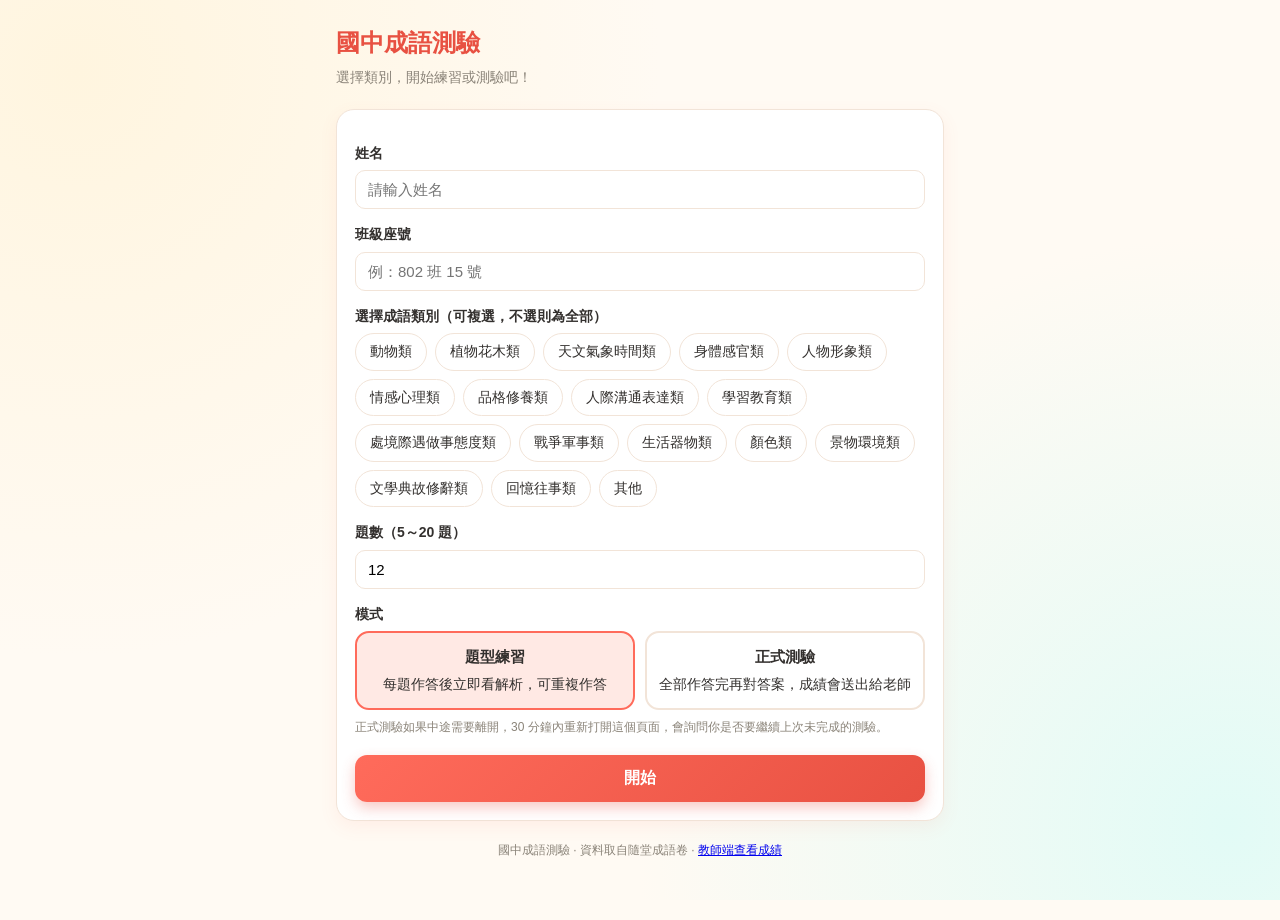
<file: index.html>
<!DOCTYPE html>
<html lang="zh-Hant">
<head>
  <meta charset="utf-8">
  <meta name="viewport" content="width=device-width, initial-scale=1">
  <title>國中成語測驗</title>
  <link rel="stylesheet" href="style.css">
</head>
<body>
<div class="wrap">
  <h1>國中成語測驗</h1>
  <div class="sub">選擇類別，開始練習或測驗吧！</div>

  <!-- ========== 開始畫面 ========== -->
  <div id="screen-start" class="card">
    <div class="banner" id="classroom-banner" style="display:none;">🎯 老師安排的課堂小測驗，全班會拿到同一份題目，輸入姓名和班級座號就可以開始囉！</div>
    <label>姓名</label>
    <input type="text" id="in-name" placeholder="請輸入姓名">
    <label>班級座號</label>
    <input type="text" id="in-class" placeholder="例：802 班 15 號">

    <div id="normal-options-block">
      <label>選擇成語類別（可複選，不選則為全部）</label>
      <div class="chip-group" id="category-chips"></div>

      <label>題數（5～20 題）</label>
      <input type="number" id="in-count" min="5" max="20" value="12">

      <label>模式</label>
      <div class="mode-group">
        <div class="mode-card selected" data-mode="practice" id="mode-practice">
          <b>題型練習</b>每題作答後立即看解析，可重複作答
        </div>
        <div class="mode-card" data-mode="test" id="mode-test">
          <b>正式測驗</b>全部作答完再對答案，成績會送出給老師
        </div>
      </div>

      <div class="sub-panel" id="test-options" style="display:none">
        <label style="margin-top:0;">正式測驗計時方式</label>
        <div class="mode-group">
          <div class="mode-card selected" id="timer-off">
            <b>不計時</b>可以慢慢想
          </div>
          <div class="mode-card" id="timer-on">
            <b>計時模式</b>每題有炸彈倒數
          </div>
        </div>
        <div id="timer-seconds-group" style="display:none;">
          <label>每題倒數秒數</label>
          <div class="chip-group" id="timer-seconds-chips">
            <div class="chip" data-sec="15">15 秒</div>
            <div class="chip selected" data-sec="20">20 秒</div>
            <div class="chip" data-sec="25">25 秒</div>
            <div class="chip" data-sec="30">30 秒</div>
          </div>
        </div>
      </div>

      <div class="footer-note" style="margin-top:8px;text-align:left;">
        正式測驗如果中途需要離開，30 分鐘內重新打開這個頁面，會詢問你是否要繼續上次未完成的測驗。
      </div>
    </div>

    <button class="primary" id="btn-start">開始</button>
  </div>

  <!-- ========== 未完成測驗提示畫面 ========== -->
  <div id="screen-resume" class="card" style="display:none">
    <h2>發現尚未完成的正式測驗</h2>
    <div class="sub" id="resume-info"></div>
    <button class="primary" id="btn-resume">繼續上次的測驗</button>
    <button class="secondary" id="btn-discard" style="width:100%;margin-top:10px;">放棄，重新開始</button>
  </div>

  <!-- ========== 測驗畫面 ========== -->
  <div id="screen-quiz" class="card" style="display:none">
    <div class="progress" id="quiz-progress"></div>
    <div class="bar"><div id="quiz-bar" style="width:0%"></div></div>
    <div class="timer-box" id="timer-box">💣 <span id="timer-seconds-left">0</span> 秒</div>
    <div class="stem-label" id="quiz-stem-label"></div>
    <div class="stem" id="quiz-stem"></div>
    <div id="quiz-options"></div>
    <div class="select-note" id="select-note"></div>
    <button class="ghost" id="btn-hint">💡 提示</button>
    <div class="hint-box" id="hint-box"></div>
    <div class="feedback" id="quiz-feedback"></div>
    <div class="actions">
      <button class="ghost" id="btn-home" style="display:none">🏠 回首頁</button>
      <button class="ghost" id="btn-save-exit" style="display:none">💾 暫存並離開</button>
      <button class="secondary" id="btn-next" style="display:none">下一題</button>
    </div>
  </div>

  <!-- ========== 送出前檢查畫面 ========== -->
  <div id="screen-review" class="card" style="display:none">
    <h2>送出前，再檢查一次你的答案</h2>
    <div class="sub">這時候還看不到對錯，確認沒問題後再按「確認送出」。送出後就無法再修改。</div>
    <div id="review-list"></div>
    <div class="actions" style="justify-content:space-between;">
      <button class="ghost" id="btn-save-exit-review">💾 暫存並離開</button>
      <button class="primary" id="btn-confirm-submit" style="width:auto;margin-top:0;">確認送出</button>
    </div>
  </div>

  <!-- ========== 已暫存畫面 ========== -->
  <div id="screen-saved" class="card" style="display:none">
    <h2>已暫存進度</h2>
    <div class="sub" id="saved-info"></div>
    <div class="banner">30 分鐘內用同一個網址、同一台裝置重新打開，就會問你要不要繼續測驗。現在可以放心關閉分頁。</div>
    <button class="primary" id="btn-saved-ok">回到開始畫面</button>
  </div>

  <!-- ========== 結果畫面 ========== -->
  <div id="screen-result" class="card" style="display:none">
    <div class="banner" id="result-banner"></div>
    <div class="score-big" id="result-score"></div>
    <div class="score-sub" id="result-sub"></div>
    <div id="result-list"></div>
    <button class="primary" id="btn-restart">重新選擇，再測一次</button>
  </div>

  <div class="footer-note">
    國中成語測驗 · 資料取自隨堂成語卷 ·
    <a href="teacher.html">教師端查看成績</a>
  </div>
</div>

<script src="config.js"></script>
<script src="data.js"></script>
<script src="quiz.js"></script>
<script src="submit.js"></script>
<script>
// ============ UI 狀態 ============
var state = {
  name: '', classSeat: '', categories: [], count: 12, mode: 'practice',
  questions: [], current: 0, answers: [], correctCount: 0,
  currentChosen: -1, currentAttempts: 0, locked: false,
  timedMode: false, timerSeconds: 20, reviewEditMode: false
};
var MAX_ATTEMPTS = 3; // 第一次選擇 + 最多重新選擇 2 次
var LETTERS = ['A', 'B', 'C', 'D'];
var PROGRESS_KEY = 'idiomTestProgress_v1';
var PROGRESS_TTL_MS = 30 * 60 * 1000; // 30 分鐘
var timerInterval = null;
var timerRemaining = 0;

function clearTimerInterval() {
  if (timerInterval) { clearInterval(timerInterval); timerInterval = null; }
}

// ============ 課堂模式：從網址參數快速開始（全班同一份題目） ============
var CLASSROOM = (function () {
  var qp = new URLSearchParams(location.search);
  var seed = qp.get('seed');
  if (!seed) return null;
  var catsRaw = qp.get('cats');
  return {
    seed: seed,
    categories: catsRaw ? decodeURIComponent(catsRaw).split(',').filter(Boolean) : [],
    count: Math.max(5, Math.min(20, parseInt(qp.get('count'), 10) || 10))
  };
})();

// ============ 慶祝彩帶效果（練習模式答對時） ============
function launchConfetti() {
  var colors = ['#ff6b5b', '#2ec4b6', '#ffc145', '#e85142', '#16a893'];
  for (var i = 0; i < 22; i++) {
    var el = document.createElement('div');
    el.className = 'confetti-piece';
    el.style.left = (Math.random() * 100) + 'vw';
    el.style.background = colors[Math.floor(Math.random() * colors.length)];
    el.style.animationDuration = (0.9 + Math.random() * 0.7) + 's';
    el.style.transform = 'rotate(' + Math.floor(Math.random() * 360) + 'deg)';
    document.body.appendChild(el);
    (function (node) { setTimeout(function () { if (node.parentNode) node.parentNode.removeChild(node); }, 1800); })(el);
  }
}

// ============ 正式測驗暫存（30 分鐘內可續測） ============
function saveTestProgress() {
  if (state.mode !== 'test') return;
  try {
    var payload = {
      savedAt: Date.now(),
      name: state.name,
      classSeat: state.classSeat,
      categories: state.categories,
      count: state.count,
      questions: state.questions,
      current: state.current,
      answers: state.answers,
      timedMode: state.timedMode,
      timerSeconds: state.timerSeconds
    };
    localStorage.setItem(PROGRESS_KEY, JSON.stringify(payload));
  } catch (e) { /* localStorage 不可用時直接忽略，不影響測驗進行 */ }
}

function loadTestProgress() {
  try {
    var raw = localStorage.getItem(PROGRESS_KEY);
    if (!raw) return null;
    var data = JSON.parse(raw);
    if (!data || !data.savedAt || !data.questions || !data.questions.length) return null;
    if (Date.now() - data.savedAt > PROGRESS_TTL_MS) {
      clearTestProgress();
      return null;
    }
    if (data.current > data.questions.length) return null;
    return data; // current === questions.length 代表已答完、等待送出前檢查
  } catch (e) {
    return null;
  }
}

function clearTestProgress() {
  try { localStorage.removeItem(PROGRESS_KEY); } catch (e) {}
}

function checkResumeOnLoad() {
  var data = loadTestProgress();
  if (!data) return;
  document.getElementById('screen-start').style.display = 'none';
  document.getElementById('screen-resume').style.display = 'block';
  var minsAgo = Math.max(1, Math.round((Date.now() - data.savedAt) / 60000));
  var atReview = data.current >= data.questions.length;
  document.getElementById('resume-info').textContent =
    '「' + data.name + '」有一份正式測驗還沒完成（' +
    (atReview ? '已作答完畢，尚未送出' : ('第 ' + (data.current + 1) + ' / ' + data.questions.length + ' 題')) +
    '，' + minsAgo + ' 分鐘前的紀錄）。如果不是你本人的測驗，請選擇放棄重新開始。';

  document.getElementById('btn-resume').onclick = function () {
    state.mode = 'test';
    state.name = data.name;
    state.classSeat = data.classSeat;
    state.categories = data.categories;
    state.count = data.count;
    state.questions = data.questions;
    state.current = data.current;
    state.answers = data.answers;
    state.timedMode = !!data.timedMode;
    state.timerSeconds = data.timerSeconds || 20;
    selectMode('test');
    document.getElementById('screen-resume').style.display = 'none';
    if (atReview) {
      if (state.timedMode) {
        showResult();
      } else {
        showReviewScreen();
      }
    } else {
      document.getElementById('screen-quiz').style.display = 'block';
      showQuestion();
    }
  };
  document.getElementById('btn-discard').onclick = function () {
    clearTestProgress();
    document.getElementById('screen-resume').style.display = 'none';
    document.getElementById('screen-start').style.display = 'block';
  };
}

function renderCategoryChips() {
  var box = document.getElementById('category-chips');
  CATEGORY_LIST.forEach(function (cat) {
    var chip = document.createElement('div');
    chip.className = 'chip';
    chip.textContent = cat;
    chip.onclick = function () { chip.classList.toggle('selected'); };
    box.appendChild(chip);
  });
}
renderCategoryChips();

if (CLASSROOM) {
  document.getElementById('normal-options-block').style.display = 'none';
  document.getElementById('classroom-banner').style.display = 'block';
}

document.getElementById('mode-practice').onclick = function () { selectMode('practice'); };
document.getElementById('mode-test').onclick = function () { selectMode('test'); };
function selectMode(mode) {
  state.mode = mode;
  document.getElementById('mode-practice').classList.toggle('selected', mode === 'practice');
  document.getElementById('mode-test').classList.toggle('selected', mode === 'test');
  document.getElementById('test-options').style.display = mode === 'test' ? 'block' : 'none';
}

document.getElementById('timer-off').onclick = function () { selectTimedMode(false); };
document.getElementById('timer-on').onclick = function () { selectTimedMode(true); };
function selectTimedMode(on) {
  state.timedMode = on;
  document.getElementById('timer-off').classList.toggle('selected', !on);
  document.getElementById('timer-on').classList.toggle('selected', on);
  document.getElementById('timer-seconds-group').style.display = on ? 'block' : 'none';
}
var timerSecChips = document.querySelectorAll('#timer-seconds-chips .chip');
Array.prototype.forEach.call(timerSecChips, function (chip) {
  chip.onclick = function () {
    Array.prototype.forEach.call(timerSecChips, function (c) { c.classList.remove('selected'); });
    chip.classList.add('selected');
    state.timerSeconds = parseInt(chip.getAttribute('data-sec'), 10);
  };
});

document.getElementById('btn-start').onclick = function () {
  state.name = document.getElementById('in-name').value.trim();
  state.classSeat = document.getElementById('in-class').value.trim();
  if (!state.name) { alert('請先輸入姓名'); return; }

  if (CLASSROOM) {
    // 課堂模式：老師出的連結，全班用同一個 seed 拿到同一份題目
    state.mode = 'test';
    state.timedMode = false;
    state.categories = CLASSROOM.categories;
    state.count = CLASSROOM.count;
    state.questions = assembleQuiz(state.categories, state.count, CLASSROOM.seed);
    state.current = 0;
    state.answers = [];
    state.correctCount = 0;
    state.reviewEditMode = false;

    document.getElementById('screen-start').style.display = 'none';
    document.getElementById('screen-result').style.display = 'none';
    document.getElementById('screen-quiz').style.display = 'block';
    showQuestion();
    return;
  }

  if (state.mode === 'test') {
    var existing = loadTestProgress();
    if (existing) {
      var ok = confirm('你有一份尚未完成的正式測驗（「' + existing.name + '」，第 ' +
        (existing.current + 1) + ' / ' + existing.questions.length + ' 題）。\n' +
        '開始新的測驗會放棄那份暫存進度，確定要繼續嗎？');
      if (!ok) return;
      clearTestProgress();
    }
  }

  var chips = document.querySelectorAll('#category-chips .chip.selected');
  state.categories = Array.prototype.map.call(chips, function (c) { return c.textContent; });

  var countVal = parseInt(document.getElementById('in-count').value, 10);
  if (isNaN(countVal)) countVal = 12;
  countVal = Math.max(5, Math.min(20, countVal));
  document.getElementById('in-count').value = countVal;
  state.count = countVal;

  if (state.mode !== 'test') {
    state.timedMode = false;
  }

  state.questions = assembleQuiz(state.categories, state.count);
  state.current = 0;
  state.answers = [];
  state.correctCount = 0;
  state.reviewEditMode = false;

  document.getElementById('screen-start').style.display = 'none';
  document.getElementById('screen-result').style.display = 'none';
  document.getElementById('screen-quiz').style.display = 'block';
  showQuestion();
};

function showQuestion() {
  var q = state.questions[state.current];
  document.getElementById('quiz-progress').textContent =
    '第 ' + (state.current + 1) + ' / ' + state.questions.length + ' 題' +
    (state.mode === 'practice' ? '（題型練習）' : '（正式測驗）');
  document.getElementById('quiz-bar').style.width =
    Math.round((state.current) / state.questions.length * 100) + '%';
  document.getElementById('quiz-stem-label').textContent = q.stemLabel || '請選出正確答案：';
  document.getElementById('quiz-stem').textContent = q.stem;

  var optBox = document.getElementById('quiz-options');
  optBox.innerHTML = '';
  q.options.forEach(function (opt, i) {
    var btn = document.createElement('button');
    btn.className = 'opt';
    btn.innerHTML = '<span class="letter">' + LETTERS[i] + '</span>' + escapeHtml(opt);
    btn.onclick = function () { selectAnswer(i); };
    optBox.appendChild(btn);
  });

  state.currentChosen = -1;
  state.currentAttempts = 0;
  state.locked = false;

  document.getElementById('select-note').style.display = 'none';
  document.getElementById('select-note').textContent = '';
  document.getElementById('hint-box').style.display = 'none';
  document.getElementById('hint-box').textContent = '';
  document.getElementById('quiz-feedback').style.display = 'none';
  document.getElementById('btn-next').style.display = 'none';
  document.getElementById('btn-next').textContent = '下一題';
  document.getElementById('btn-hint').style.display = 'inline-block';
  document.getElementById('btn-save-exit').style.display = state.mode === 'test' ? 'inline-block' : 'none';
  document.getElementById('btn-home').style.display = state.mode === 'practice' ? 'inline-block' : 'none';

  if (state.reviewEditMode) {
    document.getElementById('btn-next').textContent = '回到檢查畫面';
    document.getElementById('btn-next').style.display = 'inline-block';
  }

  clearTimerInterval();
  if (state.mode === 'test' && state.timedMode && !state.reviewEditMode) {
    startQuestionTimer();
  } else {
    document.getElementById('timer-box').style.display = 'none';
  }

  saveTestProgress();
}

function startQuestionTimer() {
  timerRemaining = state.timerSeconds;
  var box = document.getElementById('timer-box');
  var span = document.getElementById('timer-seconds-left');
  box.style.display = 'block';
  box.classList.remove('timer-warn');
  span.textContent = timerRemaining;
  timerInterval = setInterval(function () {
    timerRemaining--;
    span.textContent = timerRemaining;
    if (timerRemaining <= 5) box.classList.add('timer-warn');
    if (timerRemaining <= 0) {
      clearTimerInterval();
      onTimeUp();
    }
  }, 1000);
}

function onTimeUp() {
  if (!state.locked) {
    state.locked = true;
    var opts = document.querySelectorAll('#quiz-options .opt');
    Array.prototype.forEach.call(opts, function (btn) { btn.classList.add('disabled'); });
    if (!state.answers[state.current]) {
      state.answers[state.current] = { chosenIndex: -1, correct: false };
    }
  }
  document.getElementById('timer-box').style.display = 'none';
  var note = document.getElementById('select-note');
  note.style.display = 'block';
  note.textContent = '⏰ 時間到！自動進入下一題。';
  saveTestProgress();
  setTimeout(function () {
    document.getElementById('btn-next').click();
  }, 800);
}

function saveAndExit() {
  clearTimerInterval();
  saveTestProgress();
  document.getElementById('screen-quiz').style.display = 'none';
  document.getElementById('screen-review').style.display = 'none';
  document.getElementById('screen-saved').style.display = 'block';
  var atReview = state.current >= state.questions.length;
  document.getElementById('saved-info').textContent =
    '「' + state.name + '」的測驗已暫存（' +
    (atReview ? '已作答完畢，尚未送出' : ('第 ' + (state.current + 1) + ' / ' + state.questions.length + ' 題')) + '）。';
}
document.getElementById('btn-save-exit').onclick = saveAndExit;
document.getElementById('btn-save-exit-review').onclick = saveAndExit;

document.getElementById('btn-saved-ok').onclick = function () {
  document.getElementById('screen-saved').style.display = 'none';
  document.getElementById('screen-start').style.display = 'block';
};

document.getElementById('btn-home').onclick = function () {
  clearTimerInterval();
  document.getElementById('screen-quiz').style.display = 'none';
  document.getElementById('screen-start').style.display = 'block';
};

document.getElementById('btn-hint').onclick = function () {
  var q = state.questions[state.current];
  var box = document.getElementById('hint-box');
  box.textContent = q.hint;
  box.style.display = 'block';
};

function escapeHtml(s) {
  var div = document.createElement('div');
  div.textContent = s;
  return div.innerHTML;
}

function selectAnswer(i) {
  if (state.mode === 'test') {
    selectAnswerTest(i);
  } else {
    selectAnswerPractice(i);
  }
}

// 題型練習：作答後立即顯示對錯與解析（每題僅計分一次）
function selectAnswerPractice(i) {
  var q = state.questions[state.current];
  var opts = document.querySelectorAll('#quiz-options .opt');
  var isCorrect = i === q.correctIndex;

  if (!state.answers[state.current]) {
    if (isCorrect) {
      state.correctCount++;
      launchConfetti();
    }
  }
  state.answers[state.current] = { chosenIndex: i, correct: isCorrect };

  Array.prototype.forEach.call(opts, function (btn, idx) {
    btn.classList.add('disabled');
    if (idx === q.correctIndex) btn.classList.add('correct');
    else if (idx === i) btn.classList.add('wrong');
  });

  document.getElementById('btn-hint').style.display = 'none';

  var fb = document.getElementById('quiz-feedback');
  fb.style.display = 'block';
  fb.className = 'feedback ' + (isCorrect ? 'correct' : 'wrong');
  fb.textContent = (isCorrect ? '✅ 答對了！' : '❌ 答錯了。') + '　解析：' + q.explanation;

  document.getElementById('btn-next').style.display = 'inline-block';
}

// 正式測驗：不顯示對錯，最多可重新選擇 2 次（共 3 次機會），鎖定後才算最終答案
function selectAnswerTest(i) {
  if (state.locked) return;
  if (i === state.currentChosen) return;

  state.currentChosen = i;
  state.currentAttempts++;

  var opts = document.querySelectorAll('#quiz-options .opt');
  Array.prototype.forEach.call(opts, function (btn, idx) {
    btn.classList.remove('selected');
    if (idx === i) btn.classList.add('selected');
  });

  var q = state.questions[state.current];
  state.answers[state.current] = { chosenIndex: i, correct: i === q.correctIndex };

  var remaining = MAX_ATTEMPTS - state.currentAttempts;
  var note = document.getElementById('select-note');
  note.style.display = 'block';
  if (remaining > 0) {
    note.textContent = '已選擇 ' + LETTERS[i] + '，還可以重新選擇 ' + remaining + ' 次（結果將在測驗結束後公布）。';
  } else {
    note.textContent = '已選擇 ' + LETTERS[i] + '，已達重新選擇次數上限，答案已鎖定。';
    state.locked = true;
    Array.prototype.forEach.call(opts, function (btn) { btn.classList.add('disabled'); });
    clearTimerInterval();
    document.getElementById('timer-box').style.display = 'none';
  }

  document.getElementById('btn-hint').style.display = 'none';
  document.getElementById('btn-next').style.display = 'inline-block';

  saveTestProgress();
}

document.getElementById('btn-next').onclick = function () {
  if (state.reviewEditMode) {
    state.reviewEditMode = false;
    clearTimerInterval();
    showReviewScreen();
    return;
  }
  clearTimerInterval();
  state.current++;
  if (state.current >= state.questions.length) {
    if (state.mode === 'test' && !state.timedMode) {
      showReviewScreen();
    } else {
      showResult();
    }
  } else {
    showQuestion();
  }
};

// 從送出前檢查畫面跳回去修改某一題
function editQuestionFromReview(i) {
  state.current = i;
  state.reviewEditMode = true;
  document.getElementById('screen-review').style.display = 'none';
  document.getElementById('screen-quiz').style.display = 'block';
  showQuestion();
}

// 正式測驗：全部作答完後，送出前讓學生再檢查一次（不顯示對錯）
function showReviewScreen() {
  document.getElementById('screen-quiz').style.display = 'none';
  document.getElementById('screen-review').style.display = 'block';

  saveTestProgress();

  var listBox = document.getElementById('review-list');
  listBox.innerHTML = '';
  state.questions.forEach(function (q, i) {
    var ans = state.answers[i];
    var div = document.createElement('div');
    div.className = 'review-item';
    var answered = ans && ans.chosenIndex >= 0;
    var tag = answered ? '' : '<span class="tag wrong">未作答</span>';
    div.innerHTML =
      '<div class="review-q">第 ' + (i + 1) + ' 題　' + tag + '</div>' +
      '<div class="review-line">' + escapeHtml(q.stemLabel || '') + escapeHtml(q.stem) + '</div>' +
      '<div class="review-line">你的答案：<b>' + escapeHtml(answered ? q.options[ans.chosenIndex] : '未作答') + '</b></div>';
    var editBtn = document.createElement('button');
    editBtn.className = 'secondary';
    editBtn.style.cssText = 'margin-top:8px;padding:6px 12px;font-size:13px;';
    editBtn.textContent = '修改這一題';
    editBtn.onclick = (function (idx) {
      return function () { editQuestionFromReview(idx); };
    })(i);
    div.appendChild(editBtn);
    listBox.appendChild(div);
  });
}

document.getElementById('btn-confirm-submit').onclick = function () {
  clearTimerInterval();
  document.getElementById('screen-review').style.display = 'none';
  showResult();
};

function showResult() {
  document.getElementById('quiz-bar').style.width = '100%';
  document.getElementById('screen-quiz').style.display = 'none';
  document.getElementById('screen-result').style.display = 'block';

  var total = state.questions.length;
  var correct = state.answers.reduce(function (sum, a) { return sum + (a && a.correct ? 1 : 0); }, 0);
  var wrong = total - correct;

  document.getElementById('result-score').textContent = correct + ' / ' + total;
  document.getElementById('result-sub').textContent =
    '答對 ' + correct + ' 題，答錯 ' + wrong + ' 題';

  var banner = document.getElementById('result-banner');
  if (state.mode === 'test') {
    banner.textContent = '這是正式測驗，成績已送出，老師可以透過教師端頁面查看。';
  } else {
    banner.textContent = '這是題型練習，成績不會送給老師，可以放心多練習幾次！';
  }

  var listBox = document.getElementById('result-list');
  listBox.innerHTML = '';
  var wrongDetails = [];
  state.questions.forEach(function (q, i) {
    var ans = state.answers[i] || { chosenIndex: -1, correct: false };
    var div = document.createElement('div');
    div.className = 'review-item';
    var tag = ans.correct ? '<span class="tag right">答對</span>' : '<span class="tag wrong">答錯</span>';
    div.innerHTML =
      '<div class="review-q">第 ' + (i + 1) + ' 題　' + tag + '</div>' +
      '<div class="review-line">' + escapeHtml(q.stemLabel || '') + escapeHtml(q.stem) + '</div>' +
      '<div class="review-line">你的答案：<b>' + escapeHtml(ans.chosenIndex >= 0 ? q.options[ans.chosenIndex] : '未作答') + '</b></div>' +
      '<div class="review-line">正確答案：<b>' + escapeHtml(q.options[q.correctIndex]) + '</b></div>' +
      '<div class="review-line">解析：' + escapeHtml(q.explanation) + '</div>';
    listBox.appendChild(div);

    if (!ans.correct) {
      wrongDetails.push({
        question: (q.stemLabel || '') + q.stem,
        yourAnswer: ans.chosenIndex >= 0 ? q.options[ans.chosenIndex] : '未作答',
        correctAnswer: q.options[q.correctIndex],
        explanation: q.explanation
      });
    }
  });

  if (state.mode === 'test') {
    submitResultToForm({
      name: state.name,
      classSeat: state.classSeat,
      categories: state.categories.length ? state.categories : ['全部類別'],
      totalQuestions: total,
      correctCount: correct,
      wrongCount: wrong,
      wrongDetails: wrongDetails
    });
    clearTestProgress();
  }
}

document.getElementById('btn-restart').onclick = function () {
  document.getElementById('screen-result').style.display = 'none';
  document.getElementById('screen-start').style.display = 'block';
};

// 頁面載入時，檢查是否有 30 分鐘內未完成的正式測驗
checkResumeOnLoad();
</script>
</body>
</html>
</file>
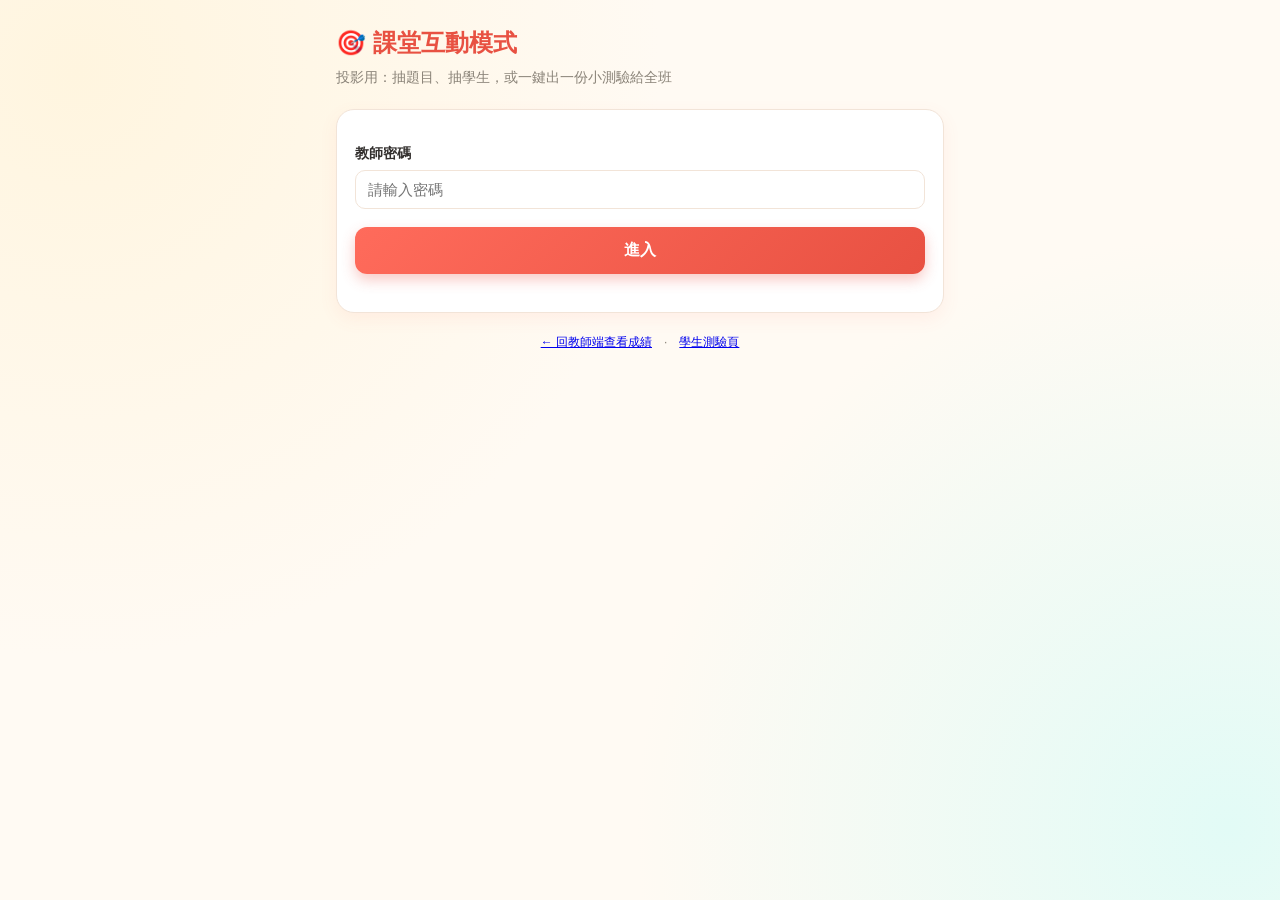
<file: classroom.html>
<!DOCTYPE html>
<html lang="zh-Hant">
<head>
  <meta charset="utf-8">
  <meta name="viewport" content="width=device-width, initial-scale=1">
  <title>課堂互動模式</title>
  <link rel="stylesheet" href="style.css">
</head>
<body>
<div class="wrap">
  <h1>🎯 課堂互動模式</h1>
  <div class="sub">投影用：抽題目、抽學生，或一鍵出一份小測驗給全班</div>

  <div id="screen-login" class="card">
    <label>教師密碼</label>
    <input type="text" id="in-pass" placeholder="請輸入密碼">
    <button class="primary" id="btn-login">進入</button>
    <div id="login-msg" class="sub" style="margin-top:10px;"></div>
  </div>

  <div id="screen-main" style="display:none">

    <!-- ========== 學生名單 ========== -->
    <div class="card">
      <h2>👥 班級名單</h2>
      <div class="sub">一行一個名字（或用逗號分隔），存起來下次打開還在。</div>
      <textarea id="roster-text" rows="4" placeholder="例：王小明、陳小華、李小美..."></textarea>
      <button class="secondary" id="btn-save-roster" style="margin-top:10px;">💾 儲存名單</button>
      <span class="sub" id="roster-count" style="margin-left:10px;"></span>
    </div>

    <!-- ========== 抽題＋抽人 ========== -->
    <div class="card">
      <h2>🎲 抽題＋抽人</h2>
      <label>抽題範圍（可複選，不選則為全部）</label>
      <div class="chip-group" id="draw-category-chips"></div>

      <div class="row" style="margin-top:14px;">
        <button class="primary" id="btn-draw-question" style="margin-top:0;">🎲 抽一題</button>
        <button class="primary" id="btn-draw-student" style="margin-top:0;">🙋 抽學生</button>
      </div>

      <div class="draw-stage" id="question-stage" style="display:none;">
        <div class="stem-label" id="draw-stem-label" style="text-align:left;"></div>
        <div class="stem" id="draw-stem" style="text-align:left;"></div>
        <div id="draw-options" style="text-align:left;"></div>
        <button class="secondary" id="btn-reveal-answer">👀 顯示答案</button>
        <div class="review-line" id="draw-explanation" style="display:none;text-align:left;margin-top:10px;"></div>
      </div>

      <div class="draw-stage" id="student-stage" style="display:none;">
        <div class="sub">被抽中的是……</div>
        <div class="draw-name" id="draw-name">？</div>
      </div>
    </div>

    <!-- ========== 一鍵出題給全班 ========== -->
    <div class="card">
      <h2>📋 一鍵出一份小測驗給全班</h2>
      <div class="sub">全班點進同一個連結，會拿到完全一樣的題目，方便一起檢討。</div>
      <label>類別（可複選，不選則為全部）</label>
      <div class="chip-group" id="quiz-category-chips"></div>
      <label>題數（5～20 題）</label>
      <input type="number" id="quiz-count" min="5" max="20" value="10">
      <button class="primary" id="btn-generate-link">📋 產生班級測驗連結</button>
      <div class="link-box" id="link-box" style="display:none;">
        <input type="text" id="link-output" readonly>
        <button class="secondary" id="btn-copy-link">複製</button>
      </div>
      <div class="sub" id="copy-msg" style="margin-top:6px;"></div>
    </div>

  </div>

  <div class="footer-note">
    <a href="teacher.html">← 回教師端查看成績</a>　·　<a href="index.html">學生測驗頁</a>
  </div>
</div>

<script src="config.js"></script>
<script src="data.js"></script>
<script src="quiz.js"></script>
<script>
document.getElementById('btn-login').onclick = login;
document.getElementById('in-pass').addEventListener('keydown', function (e) {
  if (e.key === 'Enter') login();
});

function login() {
  var pass = document.getElementById('in-pass').value.trim();
  var configured = (CONFIG.TEACHER_PASSCODE || '').trim();
  if (!configured || configured.indexOf('請改成') === 0) {
    document.getElementById('login-msg').textContent = '尚未在 config.js 設定教師密碼。';
    return;
  }
  if (pass !== configured) {
    document.getElementById('login-msg').textContent = '密碼錯誤，請再試一次。';
    return;
  }
  document.getElementById('screen-login').style.display = 'none';
  document.getElementById('screen-main').style.display = 'block';
  init();
}

var ROSTER_KEY = 'classroomRoster_v1';

function renderChips(containerId) {
  var box = document.getElementById(containerId);
  box.innerHTML = '';
  CATEGORY_LIST.forEach(function (cat) {
    var chip = document.createElement('div');
    chip.className = 'chip';
    chip.textContent = cat;
    chip.onclick = function () { chip.classList.toggle('selected'); };
    box.appendChild(chip);
  });
}

function getSelectedCats(containerId) {
  var chips = document.querySelectorAll('#' + containerId + ' .chip.selected');
  return Array.prototype.map.call(chips, function (c) { return c.textContent; });
}

function loadRoster() {
  try {
    var raw = localStorage.getItem(ROSTER_KEY);
    return raw ? JSON.parse(raw) : [];
  } catch (e) { return []; }
}

function saveRosterFromTextarea() {
  var text = document.getElementById('roster-text').value;
  var names = text.split(/[\n,、，]/).map(function (s) { return s.trim(); }).filter(Boolean);
  try { localStorage.setItem(ROSTER_KEY, JSON.stringify(names)); } catch (e) {}
  document.getElementById('roster-count').textContent = '目前名單：' + names.length + ' 人（已儲存）';
  return names;
}

function init() {
  renderChips('draw-category-chips');
  renderChips('quiz-category-chips');

  var roster = loadRoster();
  document.getElementById('roster-text').value = roster.join('、');
  document.getElementById('roster-count').textContent = '目前名單：' + roster.length + ' 人';

  document.getElementById('btn-save-roster').onclick = saveRosterFromTextarea;

  document.getElementById('btn-draw-question').onclick = drawQuestion;
  document.getElementById('btn-draw-student').onclick = drawStudent;
  document.getElementById('btn-generate-link').onclick = generateLink;
  document.getElementById('btn-copy-link').onclick = copyLink;
}

function escapeHtml(s) {
  var div = document.createElement('div');
  div.textContent = s == null ? '' : s;
  return div.innerHTML;
}

var currentDrawQuestion = null;

function drawQuestion() {
  var cats = getSelectedCats('draw-category-chips');
  var q = assembleQuiz(cats, 1)[0];
  currentDrawQuestion = q;

  document.getElementById('question-stage').style.display = 'block';
  document.getElementById('draw-stem-label').textContent = q.stemLabel || '';
  document.getElementById('draw-stem').textContent = q.stem;

  var LETTERS = ['A', 'B', 'C', 'D'];
  var optBox = document.getElementById('draw-options');
  optBox.innerHTML = '';
  q.options.forEach(function (opt, i) {
    var div = document.createElement('div');
    div.className = 'opt';
    div.style.cursor = 'default';
    div.innerHTML = '<span class="letter">' + LETTERS[i] + '</span>' + escapeHtml(opt);
    div.setAttribute('data-idx', i);
    optBox.appendChild(div);
  });

  document.getElementById('draw-explanation').style.display = 'none';
  document.getElementById('btn-reveal-answer').style.display = 'inline-block';
  document.getElementById('btn-reveal-answer').onclick = revealAnswer;
}

function revealAnswer() {
  if (!currentDrawQuestion) return;
  var opts = document.querySelectorAll('#draw-options .opt');
  Array.prototype.forEach.call(opts, function (el) {
    var idx = parseInt(el.getAttribute('data-idx'), 10);
    if (idx === currentDrawQuestion.correctIndex) el.classList.add('correct');
  });
  var expl = document.getElementById('draw-explanation');
  expl.style.display = 'block';
  expl.innerHTML = '解析：' + escapeHtml(currentDrawQuestion.explanation);
  document.getElementById('btn-reveal-answer').style.display = 'none';
}

var drawRollTimer = null;

function drawStudent() {
  var roster = loadRoster();
  if (!roster.length) {
    alert('請先在上面輸入班級名單並儲存。');
    return;
  }
  document.getElementById('student-stage').style.display = 'block';
  var nameEl = document.getElementById('draw-name');
  nameEl.classList.add('rolling');
  if (drawRollTimer) clearInterval(drawRollTimer);
  var ticks = 0;
  var maxTicks = 14;
  drawRollTimer = setInterval(function () {
    nameEl.textContent = roster[Math.floor(Math.random() * roster.length)];
    ticks++;
    if (ticks >= maxTicks) {
      clearInterval(drawRollTimer);
      drawRollTimer = null;
      nameEl.classList.remove('rolling');
      nameEl.textContent = roster[Math.floor(Math.random() * roster.length)];
    }
  }, 70);
}

function generateLink() {
  var cats = getSelectedCats('quiz-category-chips');
  var countVal = parseInt(document.getElementById('quiz-count').value, 10);
  if (isNaN(countVal)) countVal = 10;
  countVal = Math.max(5, Math.min(20, countVal));
  document.getElementById('quiz-count').value = countVal;

  var seed = Date.now() % 2147483647;
  var base = location.href.replace(/classroom\.html.*$/, 'index.html');
  var url = base + '?seed=' + seed +
    (cats.length ? ('&cats=' + encodeURIComponent(cats.join(','))) : '') +
    '&count=' + countVal;

  document.getElementById('link-box').style.display = 'flex';
  document.getElementById('link-output').value = url;
  document.getElementById('copy-msg').textContent = '';
}

function copyLink() {
  var input = document.getElementById('link-output');
  input.select();
  input.setSelectionRange(0, 99999);
  var msg = document.getElementById('copy-msg');
  if (navigator.clipboard && navigator.clipboard.writeText) {
    navigator.clipboard.writeText(input.value).then(function () {
      msg.textContent = '已複製連結，貼給學生就可以了！';
    }).catch(function () {
      msg.textContent = '複製失敗，請手動選取複製上面的連結。';
    });
  } else {
    try {
      document.execCommand('copy');
      msg.textContent = '已複製連結，貼給學生就可以了！';
    } catch (e) {
      msg.textContent = '複製失敗，請手動選取複製上面的連結。';
    }
  }
}
</script>
</body>
</html>
</file>
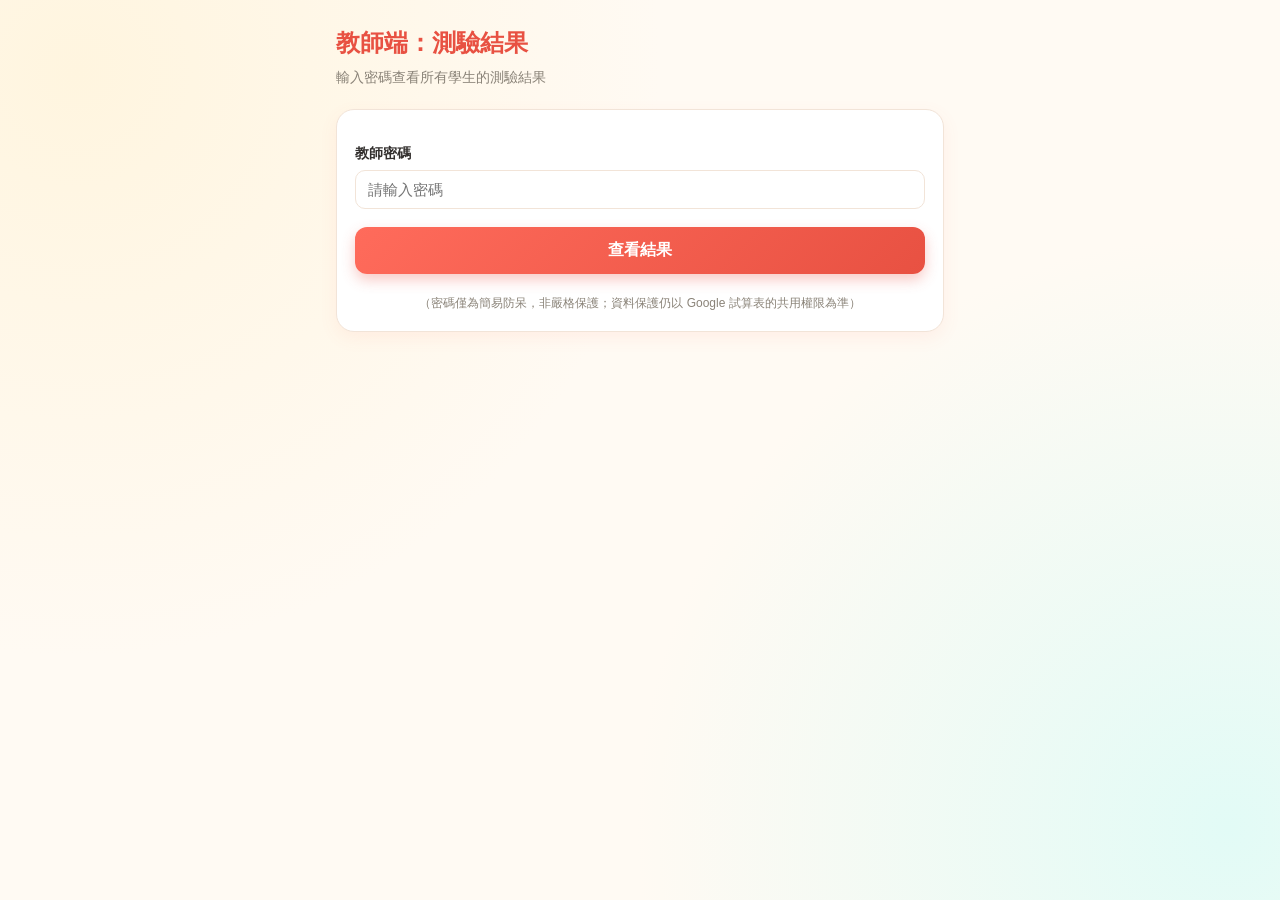
<file: teacher.html>
<!DOCTYPE html>
<html lang="zh-Hant">
<head>
  <meta charset="utf-8">
  <meta name="viewport" content="width=device-width, initial-scale=1">
  <title>教師端：測驗結果</title>
  <link rel="stylesheet" href="style.css">
  <style>
    table { width: 100%; border-collapse: collapse; font-size: 13.5px; }
    th, td { border-bottom: 1px solid var(--border); padding: 8px 6px; text-align: left; vertical-align: top; }
    th { background: var(--primary-light); color: var(--primary); position: sticky; top: 0; }
    .wrong-list { margin: 0; padding-left: 16px; font-size: 12.5px; color: var(--muted); white-space: pre-line; }
    .table-wrap { overflow-x: auto; }
    .filter-row { display: flex; gap: 8px; margin-bottom: 14px; flex-wrap: wrap; }
    .filter-row input { padding: 7px 9px; border: 1px solid var(--border); border-radius: 8px; font-size: 13.5px; }
    .stat-cards { display: flex; gap: 10px; margin-bottom: 16px; flex-wrap: wrap; }
    .stat-card { flex: 1; min-width: 110px; background: var(--primary-light); border-radius: 10px; padding: 10px 14px; text-align: center; }
    .stat-card .num { font-size: 22px; font-weight: 800; color: var(--primary); }
    .stat-card .lbl { font-size: 12px; color: var(--muted); }
    .fallback-box { text-align: center; padding: 20px; }
  </style>
</head>
<body>
<div class="wrap">
  <h1>教師端：測驗結果</h1>
  <div class="sub">輸入密碼查看所有學生的測驗結果</div>

  <div id="screen-login" class="card">
    <label>教師密碼</label>
    <input type="text" id="in-pass" placeholder="請輸入密碼">
    <button class="primary" id="btn-login">查看結果</button>
    <div id="login-msg" class="sub" style="margin-top:10px;"></div>
    <div class="footer-note" style="margin-top:10px;">
      （密碼僅為簡易防呆，非嚴格保護；資料保護仍以 Google 試算表的共用權限為準）
    </div>
  </div>

  <div id="screen-dash" style="display:none">
    <div class="stat-cards" id="stat-cards"></div>
    <a href="classroom.html"><button class="primary" type="button" style="margin-bottom:6px;">🎯 進入課堂互動模式（抽題、抽人、出題給全班）</button></a>
    <div class="card">
      <div class="filter-row">
        <input type="text" id="f-name" placeholder="搜尋姓名／班級座號">
        <button class="secondary" id="btn-refresh">重新整理</button>
        <a id="link-sheet" href="#" target="_blank"><button class="ghost" type="button">直接開啟 Google 試算表</button></a>
      </div>
      <div id="dash-error" class="banner" style="display:none;background:#fdecea;color:#c0392b;"></div>
      <div class="table-wrap">
        <table id="result-table">
          <thead>
            <tr><th>時間</th><th>姓名</th><th>班級座號</th><th>類別</th><th>題數</th><th>答對</th><th>答錯</th><th>錯題</th></tr>
          </thead>
          <tbody id="result-tbody"></tbody>
        </table>
      </div>
    </div>
  </div>
</div>

<script src="config.js"></script>
<script>
var allRows = [];

document.getElementById('link-sheet').href = CONFIG.SHEET_VIEW_URL || '#';
document.getElementById('btn-login').onclick = login;
document.getElementById('in-pass').addEventListener('keydown', function (e) {
  if (e.key === 'Enter') login();
});
document.getElementById('btn-refresh').onclick = loadData;
document.getElementById('f-name').addEventListener('input', renderDash);

function login() {
  var pass = document.getElementById('in-pass').value.trim();
  var configured = (CONFIG.TEACHER_PASSCODE || '').trim();
  if (!configured || configured.indexOf('請改成') === 0) {
    document.getElementById('login-msg').textContent = '尚未在 config.js 設定教師密碼。';
    return;
  }
  if (pass !== configured) {
    document.getElementById('login-msg').textContent = '密碼錯誤，請再試一次。';
    return;
  }
  document.getElementById('screen-login').style.display = 'none';
  document.getElementById('screen-dash').style.display = 'block';
  loadData();
}

function extractSheetId(url) {
  var m = /\/d\/([a-zA-Z0-9-_]+)/.exec(url || '');
  return m ? m[1] : '';
}
function extractGid(url) {
  var m = /gid=(\d+)/.exec(url || '');
  return m ? m[1] : '0';
}

var gvizLoaded = false;

function loadData() {
  var errBox = document.getElementById('dash-error');
  errBox.style.display = 'none';
  gvizLoaded = false;

  var sheetId = extractSheetId(CONFIG.SHEET_VIEW_URL);
  if (!sheetId) {
    showFallback('尚未設定 SHEET_VIEW_URL，無法自動載入。請直接開啟 Google 試算表查看成績：');
    return;
  }
  var gid = extractGid(CONFIG.SHEET_CSV_URL) || '0';

  // 移除上一顆可能殘留的 script
  var old = document.getElementById('gviz-script');
  if (old) old.parentNode.removeChild(old);

  window.google = window.google || {};
  window.google.visualization = window.google.visualization || {};
  window.google.visualization.Query = window.google.visualization.Query || {};
  window.google.visualization.Query.setResponse = function (resp) {
    gvizLoaded = true;
    try {
      allRows = gvizResponseToRows(resp);
      renderDash();
    } catch (e) {
      showFallback('自動載入的資料格式無法解析。請直接開啟 Google 試算表查看成績：');
    }
  };

  var script = document.createElement('script');
  script.id = 'gviz-script';
  script.src = 'https://docs.google.com/spreadsheets/d/' + sheetId + '/gviz/tq?tqx=out:json&gid=' + gid;
  script.onerror = function () {
    showFallback('自動載入失敗（可能是 Google 試算表尚未發布，或連結有誤）。請直接開啟 Google 試算表查看成績：');
  };
  document.body.appendChild(script);

  setTimeout(function () {
    if (!gvizLoaded) {
      showFallback('自動載入逾時（可能是 Google 試算表分享權限不是「知道連結的使用者」）。請直接開啟 Google 試算表查看成績：');
    }
  }, 6000);
}

function gvizResponseToRows(resp) {
  var table = resp.table;
  var cols = table.cols.map(function (c) { return c.label || c.id; });
  return table.rows.map(function (r) {
    var obj = {};
    cols.forEach(function (label, i) {
      var cell = r.c[i];
      var val = '';
      if (cell) {
        val = (cell.f !== undefined && cell.f !== null) ? cell.f : cell.v;
      }
      obj[label] = val == null ? '' : String(val);
    });
    return obj;
  });
}

function showFallback(msg) {
  document.getElementById('stat-cards').innerHTML = '';
  document.getElementById('result-tbody').innerHTML = '';
  var errBox = document.getElementById('dash-error');
  errBox.style.display = 'block';
  errBox.innerHTML = escapeHtml(msg) + '<br><br><a href="' + (CONFIG.SHEET_VIEW_URL || '#') +
    '" target="_blank"><button class="secondary" type="button" style="margin-top:6px;">開啟 Google 試算表</button></a>';
}

// 簡易 CSV 解析（支援雙引號欄位內含逗號／換行）
function parseCsvToRows(text) {
  var rows = [];
  var row = [];
  var field = '';
  var inQuotes = false;
  for (var i = 0; i < text.length; i++) {
    var c = text[i];
    if (inQuotes) {
      if (c === '"') {
        if (text[i + 1] === '"') { field += '"'; i++; }
        else { inQuotes = false; }
      } else {
        field += c;
      }
    } else {
      if (c === '"') { inQuotes = true; }
      else if (c === ',') { row.push(field); field = ''; }
      else if (c === '\n') { row.push(field); rows.push(row); row = []; field = ''; }
      else if (c === '\r') { /* skip */ }
      else { field += c; }
    }
  }
  if (field.length || row.length) { row.push(field); rows.push(row); }
  if (!rows.length) return [];
  var header = rows[0];
  return rows.slice(1).filter(function (r) { return r.length > 1 || r[0]; }).map(function (r) {
    var obj = {};
    header.forEach(function (h, idx) { obj[h.trim()] = r[idx] || ''; });
    return obj;
  });
}

function getField(obj, candidates) {
  for (var i = 0; i < candidates.length; i++) {
    if (obj[candidates[i]] !== undefined) return obj[candidates[i]];
  }
  return '';
}

function renderDash() {
  document.getElementById('dash-error').style.display = 'none';
  var kw = document.getElementById('f-name').value.trim();
  var mapped = allRows.map(function (r) {
    return {
      time: getField(r, ['時間戳記', 'Timestamp']),
      name: getField(r, ['姓名']),
      classSeat: getField(r, ['班級座號']),
      categories: getField(r, ['測驗類別']),
      totalQuestions: getField(r, ['題數']),
      correctCount: getField(r, ['答對題數']),
      wrongCount: getField(r, ['答錯題數']),
      wrongDetails: getField(r, ['錯題明細'])
    };
  });
  var filtered = mapped.filter(function (r) {
    if (!kw) return true;
    return (r.name || '').indexOf(kw) !== -1 || (r.classSeat || '').indexOf(kw) !== -1;
  }).reverse();

  var totalTests = filtered.length;
  var avgScore = totalTests ? (filtered.reduce(function (s, r) {
    var t = parseFloat(r.totalQuestions) || 1;
    var c = parseFloat(r.correctCount) || 0;
    return s + c / t;
  }, 0) / totalTests * 100).toFixed(0) : 0;
  var studentSet = {};
  filtered.forEach(function (r) { studentSet[r.name + '|' + r.classSeat] = true; });

  document.getElementById('stat-cards').innerHTML =
    statCard(totalTests, '測驗份數') +
    statCard(Object.keys(studentSet).length, '學生人數') +
    statCard(avgScore + '%', '平均正確率');

  var tbody = document.getElementById('result-tbody');
  tbody.innerHTML = '';
  filtered.forEach(function (r) {
    var tr = document.createElement('tr');
    tr.innerHTML =
      '<td>' + escapeHtml(r.time) + '</td>' +
      '<td>' + escapeHtml(r.name) + '</td>' +
      '<td>' + escapeHtml(r.classSeat) + '</td>' +
      '<td>' + escapeHtml(r.categories) + '</td>' +
      '<td>' + escapeHtml(r.totalQuestions) + '</td>' +
      '<td>' + escapeHtml(r.correctCount) + '</td>' +
      '<td>' + escapeHtml(r.wrongCount) + '</td>' +
      '<td><div class="wrong-list">' + escapeHtml(r.wrongDetails) + '</div></td>';
    tbody.appendChild(tr);
  });
}

function statCard(num, lbl) {
  return '<div class="stat-card"><div class="num">' + num + '</div><div class="lbl">' + lbl + '</div></div>';
}
function escapeHtml(s) {
  var div = document.createElement('div');
  div.textContent = s == null ? '' : s;
  return div.innerHTML;
}
</script>
</body>
</html>
</file>
<file: style.css>
:root {
    --primary: #ff6b5b;       /* 珊瑚橘 */
    --primary-dark: #e85142;
    --primary-light: #ffe9e4;
    --accent: #2ec4b6;        /* 薄荷綠 */
    --accent-light: #e2fbf6;
    --sunny: #ffc145;         /* 陽光黃 */
    --sunny-light: #fff5df;
    --danger: #f0544a;
    --ok: #16a893;
    --bg: #fffaf3;
    --text: #33302e;
    --muted: #8a8378;
    --border: #f2e4d8;
  }
  * { box-sizing: border-box; }
  body {
    margin: 0;
    font-family: "PingFang TC", "Microsoft JhengHei", "Noto Sans TC", sans-serif;
    background: var(--bg);
    background-image:
      radial-gradient(circle at 6% 8%, var(--sunny-light) 0%, transparent 40%),
      radial-gradient(circle at 96% 92%, var(--accent-light) 0%, transparent 40%);
    background-attachment: fixed;
    color: var(--text);
    line-height: 1.6;
  }
  .wrap { max-width: 640px; margin: 0 auto; padding: 20px 16px 60px; }
  h1 { font-size: 24px; margin: 4px 0 4px; color: var(--primary-dark); }
  h2 { font-size: 18px; margin: 0 0 12px; }
  .sub { color: var(--muted); font-size: 14px; margin-bottom: 20px; }
  .card {
    background: #fff;
    border: 1px solid var(--border);
    border-radius: 18px;
    padding: 18px;
    margin-bottom: 16px;
    box-shadow: 0 6px 18px rgba(255, 107, 91, 0.08);
    animation: cardIn .35s ease;
  }
  @keyframes cardIn {
    from { opacity: 0; transform: translateY(8px); }
    to { opacity: 1; transform: translateY(0); }
  }
  label { display: block; font-weight: 700; margin: 14px 0 6px; font-size: 14px; }
  input[type=text] {
    width: 100%; padding: 10px 12px; border: 1.5px solid var(--border);
    border-radius: 10px; font-size: 15px; transition: border-color .15s, box-shadow .15s;
  }
  input[type=text]:focus, textarea:focus {
    outline: none; border-color: var(--accent); box-shadow: 0 0 0 3px var(--accent-light);
  }
  textarea {
    width: 100%; padding: 10px 12px; border: 1.5px solid var(--border);
    border-radius: 10px; font-size: 15px; font-family: inherit; resize: vertical;
  }
  .row { display: flex; gap: 10px; }
  .row > * { flex: 1; }
  .chip-group { display: flex; flex-wrap: wrap; gap: 8px; margin-top: 4px; }
  .chip {
    border: 1.5px solid var(--border); border-radius: 999px; padding: 7px 14px;
    font-size: 13.5px; cursor: pointer; background: #fff; user-select: none;
    transition: transform .12s ease, background .15s, border-color .15s, color .15s;
  }
  .chip:active { transform: scale(.93); }
  .chip.selected {
    background: var(--primary); color: #fff; border-color: var(--primary);
    animation: pop .28s ease;
  }
  @keyframes pop {
    0% { transform: scale(1); }
    45% { transform: scale(1.12); }
    100% { transform: scale(1); }
  }
  .mode-group { display: flex; gap: 10px; margin-top: 4px; }
  .mode-card {
    flex: 1; border: 2px solid var(--border); border-radius: 14px; padding: 12px;
    cursor: pointer; text-align: center; font-size: 14px;
    transition: transform .12s ease, border-color .15s, background .15s;
  }
  .mode-card:active { transform: scale(.97); }
  .mode-card b { display: block; margin-bottom: 4px; font-size: 15px; }
  .mode-card.selected {
    border-color: var(--primary); background: var(--primary-light);
    animation: pop .28s ease;
  }
  select {
    padding: 9px 10px; border: 1.5px solid var(--border); border-radius: 10px; font-size: 15px;
  }
  input[type=number] {
    width: 100%; padding: 10px 12px; border: 1.5px solid var(--border);
    border-radius: 10px; font-size: 15px;
  }
  .sub-panel {
    border: 1.5px dashed var(--accent); border-radius: 14px; padding: 14px;
    margin-top: 10px; background: var(--accent-light);
  }
  .timer-box {
    display: none; text-align: center; font-size: 22px; font-weight: 800;
    color: var(--primary-dark); background: var(--sunny-light); border-radius: 12px;
    padding: 8px; margin-bottom: 14px; transition: color .2s, background .2s;
  }
  .timer-box.timer-warn { color: #fff; background: var(--danger); animation: pulse .5s infinite alternate; }
  @keyframes pulse { from { opacity: 1; transform: scale(1); } to { opacity: .7; transform: scale(1.04); } }
  button.primary {
    display: block; width: 100%; padding: 13px; margin-top: 18px;
    background: linear-gradient(135deg, var(--primary), var(--primary-dark)); color: #fff; border: none; border-radius: 12px;
    font-size: 16px; font-weight: 700; cursor: pointer;
    box-shadow: 0 6px 14px rgba(232, 81, 66, 0.3);
    transition: transform .12s ease, box-shadow .12s ease;
  }
  button.primary:active { transform: translateY(1px) scale(.98); box-shadow: 0 3px 8px rgba(232, 81, 66, 0.28); }
  button.primary:disabled { opacity: .5; cursor: not-allowed; box-shadow: none; }
  button.secondary {
    padding: 10px 16px; background: #fff; color: var(--primary-dark); border: 1.5px solid var(--primary);
    border-radius: 12px; font-size: 14px; font-weight: 700; cursor: pointer;
    transition: transform .12s ease, background .15s;
  }
  button.secondary:active { transform: scale(.96); background: var(--primary-light); }
  button.ghost {
    padding: 8px 12px; background: transparent; color: var(--muted); border: 1.5px dashed var(--border);
    border-radius: 10px; font-size: 13px; cursor: pointer; transition: transform .12s ease, border-color .15s, color .15s;
  }
  button.ghost:active { transform: scale(.95); }
  button.ghost:hover { border-color: var(--accent); color: var(--accent); }
  .progress { font-size: 13px; color: var(--muted); margin-bottom: 6px; font-weight: 600; }
  .bar { height: 8px; background: var(--border); border-radius: 999px; overflow: hidden; margin-bottom: 18px; }
  .bar > div { height: 100%; background: linear-gradient(90deg, var(--sunny), var(--primary)); transition: width .4s ease; }
  .stem-label { font-size: 13px; color: var(--muted); margin-bottom: 6px; }
  .stem { font-size: 19px; font-weight: 700; margin-bottom: 18px; }
  .opt {
    display: block; width: 100%; text-align: left; padding: 12px 14px; margin-bottom: 10px;
    border: 1.5px solid var(--border); border-radius: 12px; background: #fff; font-size: 15px;
    cursor: pointer; transition: transform .1s ease, border-color .15s, background .15s;
  }
  .opt:active { transform: scale(.98); }
  .opt .letter {
    display: inline-block; width: 22px; height: 22px; line-height: 22px; text-align: center;
    border-radius: 50%; background: var(--primary-light); color: var(--primary-dark); font-size: 12px;
    font-weight: 700; margin-right: 8px;
  }
  .opt.correct { border-color: var(--ok); background: var(--accent-light); animation: pop .3s ease; }
  .opt.wrong { border-color: var(--danger); background: #fdeceb; animation: shake .4s ease; }
  .opt.selected { border-color: var(--accent); background: var(--accent-light); }
  .opt.disabled { pointer-events: none; opacity: .85; }
  @keyframes shake {
    0%, 100% { transform: translateX(0); }
    20% { transform: translateX(-6px); }
    40% { transform: translateX(5px); }
    60% { transform: translateX(-4px); }
    80% { transform: translateX(3px); }
  }
  .select-note {
    margin-top: 4px; font-size: 13px; color: var(--accent); font-weight: 600; display: none;
  }
  .hint-box {
    margin-top: 6px; font-size: 13.5px; color: #b5722a; background: var(--sunny-light);
    border: 1px dashed var(--sunny); border-radius: 10px; padding: 10px 12px; display: none;
  }
  .feedback {
    margin-top: 14px; padding: 12px 14px; border-radius: 12px; font-size: 14px; display: none; font-weight: 600;
  }
  .feedback.correct { background: var(--accent-light); color: var(--ok); }
  .feedback.wrong { background: #fdeceb; color: var(--danger); }
  .actions { display: flex; justify-content: flex-end; gap: 10px; margin-top: 16px; }
  .score-big { font-size: 44px; font-weight: 800; color: var(--primary-dark); text-align: center; margin: 6px 0; }
  .score-sub { text-align: center; color: var(--muted); margin-bottom: 18px; font-size: 14px; }
  .review-item { border-bottom: 1px solid var(--border); padding: 14px 0; }
  .review-item:last-child { border-bottom: none; }
  .tag { display: inline-block; font-size: 11px; padding: 2px 8px; border-radius: 999px; margin-left: 6px; font-weight: 700; }
  .tag.right { background: var(--accent-light); color: var(--ok); }
  .tag.wrong { background: #fdeceb; color: var(--danger); }
  .review-q { font-weight: 700; margin-bottom: 6px; }
  .review-line { font-size: 13.5px; color: var(--muted); margin: 2px 0; }
  .review-line b { color: var(--text); }
  .footer-note { text-align: center; color: var(--muted); font-size: 12px; margin-top: 20px; }
  .banner {
    background: var(--sunny-light); border-radius: 12px; padding: 10px 14px; font-size: 13px;
    color: #8a5a12; margin-bottom: 14px; font-weight: 600;
  }

  /* ============ 慶祝彩帶效果（答對用） ============ */
  .confetti-piece {
    position: fixed; top: -10px; width: 8px; height: 14px; opacity: .95;
    pointer-events: none; z-index: 999; border-radius: 2px;
    animation: confettiFall linear forwards;
  }
  @keyframes confettiFall {
    0% { transform: translateY(0) rotate(0deg); opacity: 1; }
    100% { transform: translateY(100vh) rotate(540deg); opacity: 0; }
  }

  /* ============ 課堂互動模式專用樣式 ============ */
  .draw-stage {
    text-align: center; padding: 26px 12px; border-radius: 16px;
    background: linear-gradient(135deg, var(--sunny-light), var(--accent-light));
    margin: 12px 0;
  }
  .draw-name {
    font-size: 40px; font-weight: 800; color: var(--primary-dark);
    min-height: 54px;
  }
  .draw-name.rolling { animation: rollFade .08s linear infinite; }
  @keyframes rollFade { 0% { opacity: .5; } 50% { opacity: 1; } 100% { opacity: .5; } }
  .link-box {
    display: flex; gap: 8px; align-items: center; margin-top: 10px;
    background: var(--accent-light); border-radius: 10px; padding: 10px 12px;
    font-size: 13px; word-break: break-all;
  }
  .link-box input {
    flex: 1; border: none; background: transparent; font-size: 13px; color: var(--text);
  }
</file>
